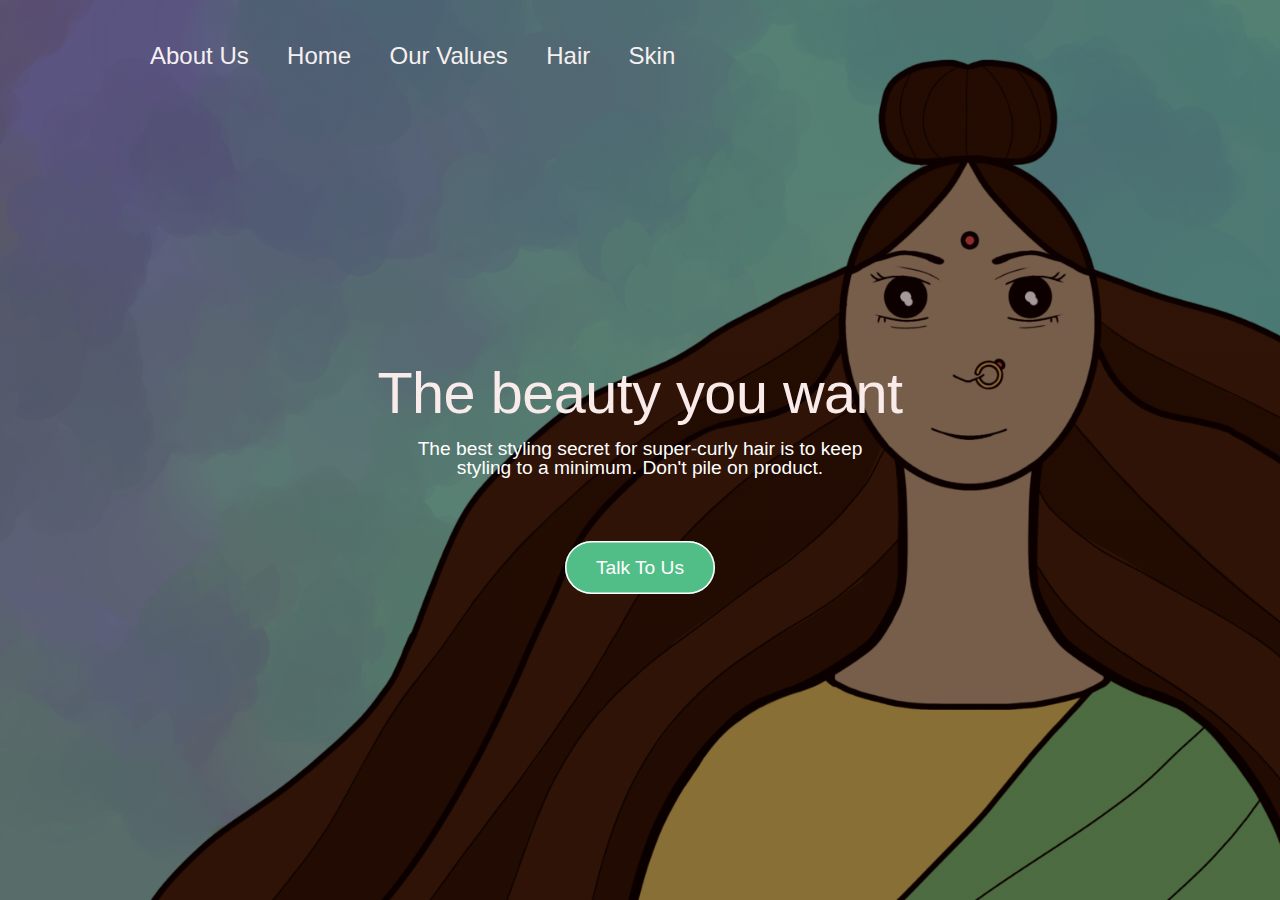
<file: index.html>
<!DOCTYPE html>
<html>
    <head>
        <meta charset="utf-8">
       
        <link rel="preconnect" href="https://fonts.googleapis.com">
<link rel="preconnect" href="https://fonts.gstatic.com" crossorigin>
<link href="https://fonts.googleapis.com/css2?family=Quicksand:wght@300;400;500&family=Source+Sans+Pro:wght@200;300&family=Spartan:wght@100;200;300;400;500&display=swap" rel="stylesheet">
<link rel="stylesheet" href="stylesheet.css">        
<meta http-equiv="X-UA-Compatible" content="ie=edge" />
        <meta name="viewport" content="width=device-width, initial-scale=1.0" />
        <meta name="description" content="We are selling organic natural products, right from our grandmothers backyard.">
        <title>René</title>
    </head>
   <body>

    
<section class="section-1">
        <div class="main">
            <header class="header"> 
                <nav class="main-nav">
                    <ul class="main-nav-list">
                        <li><a class="main-nav-link" href="about-us.html">About Us</a></li>
                        <li><a class="main-nav-link" href="index.html">Home</a></li>
                        <li><a class="main-nav-link" href="ourvalues.html">Our Values</a></li>
                        <li><a class="main-nav-link" href="hair.html">Hair</a></li>
                        <li><a class="main-nav-link" href="skin.html">Skin</a></li>
                    </ul>
                </nav>
            </header>
         <div class="slogan">
             <h1 class="main-head">The beauty you want</h1>
             <p class="motto"> The best styling secret for super-curly hair is to keep<br>
               styling to a minimum. Don't pile on product. 
             </p>
             <a class="action-but" href="mailto:reneofficial69@email.com">Talk To Us</a>
         </div>
        </div>
</section>
</body>
</html>
</file>
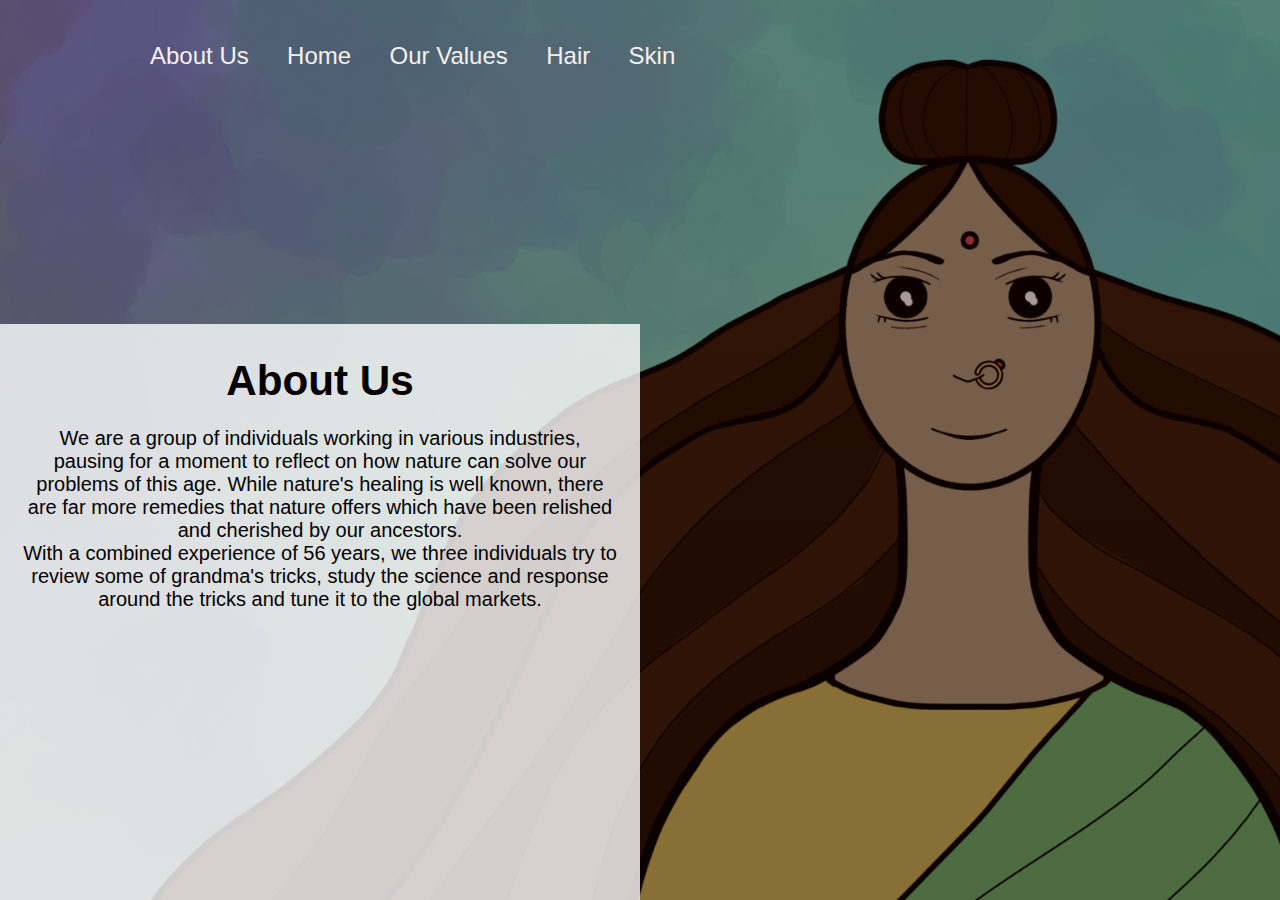
<file: about-us.html>
<!DOCTYPE html>
<html>
    <head>
        <meta charset="utf-8">
       
        <link rel="preconnect" href="https://fonts.googleapis.com">
<link rel="preconnect" href="https://fonts.gstatic.com" crossorigin>
<link href="https://fonts.googleapis.com/css2?family=Quicksand:wght@300;400;500&family=Source+Sans+Pro:wght@200;300&family=Spartan:wght@100;200;300;400;500&display=swap" rel="stylesheet">
<link rel="stylesheet" href="stylesheet.css">        
<meta http-equiv="X-UA-Compatible" content="ie=edge" />
        <meta name="viewport" content="width=device-width, initial-scale=1.0" />
        <meta name="description" content="We are selling organic natural products, right from our grandmothers backyard.">
        <title>René</title>
    </head>

   <body>
<section class="section-1">
    <div class="main">
        <header class="header"> 
            <nav class="main-nav">
                <ul class="main-nav-list">
                    <li><a class="main-nav-link" href="about-us.html">About Us</a></li>
                    <li><a class="main-nav-link" href="index.html">Home</a></li>
                    <li><a class="main-nav-link" href="ourvalues.html">Our Values</a></li>
                    <li><a class="main-nav-link" href="hair.html">Hair</a></li>
                    <li><a class="main-nav-link" href="skin.html">Skin</a></li>
                </ul>
            </nav>
        </header>
        <div style="background-color:#ffffffcd;width:50%;text-align:center;padding:2px;height:100%;">
   <h3 class="head-ing" style="color: rgb(5, 0, 0); padding-top: 30px;">About Us</h3>
        <p style="padding: 20px;">
            We are a group of individuals working in various industries, pausing for a moment to reflect on how nature can solve our problems of this age. While nature's healing is well known, there are far more remedies that nature offers which have been relished and cherished by our ancestors. <br>With a combined experience of 56 years, we three individuals try to review some of grandma's tricks, study the science and response around the tricks and tune it to the global markets.
        </p>
    </div>
    </div>
</main>
</body>
</file>
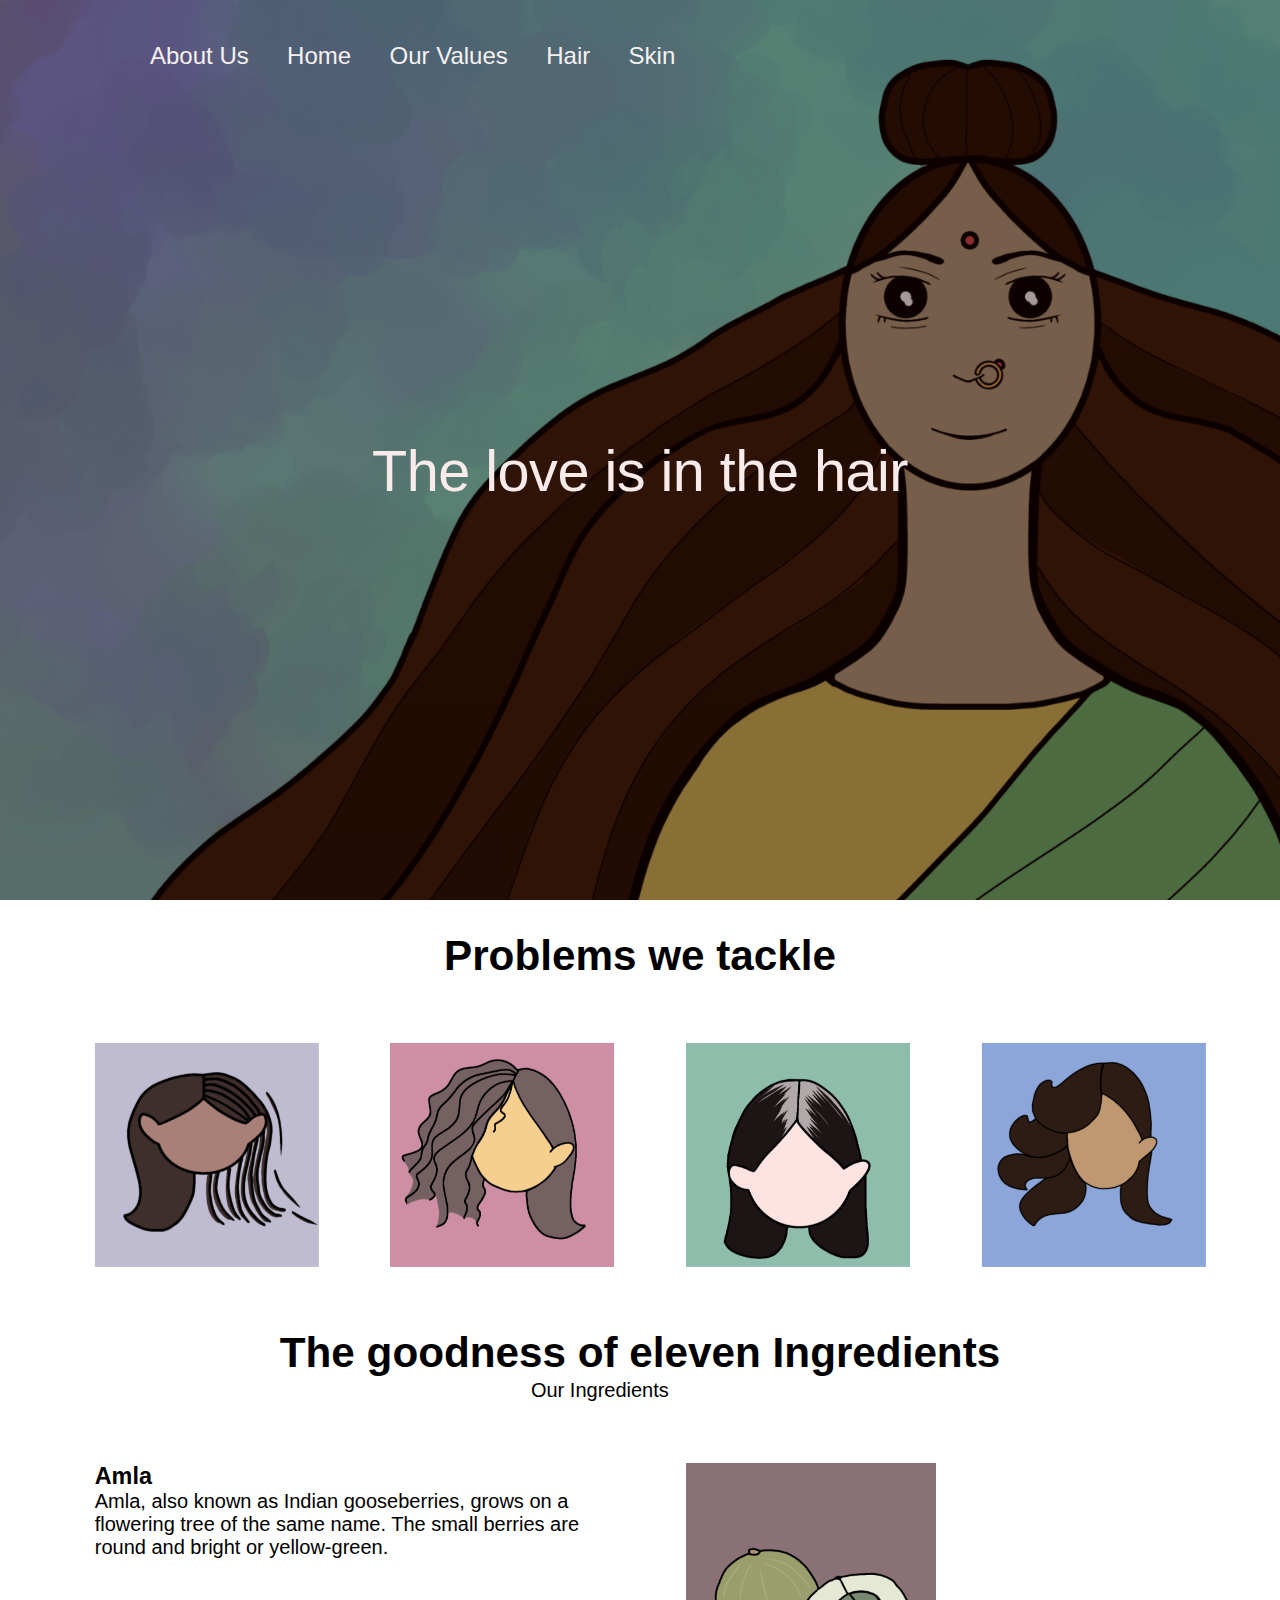
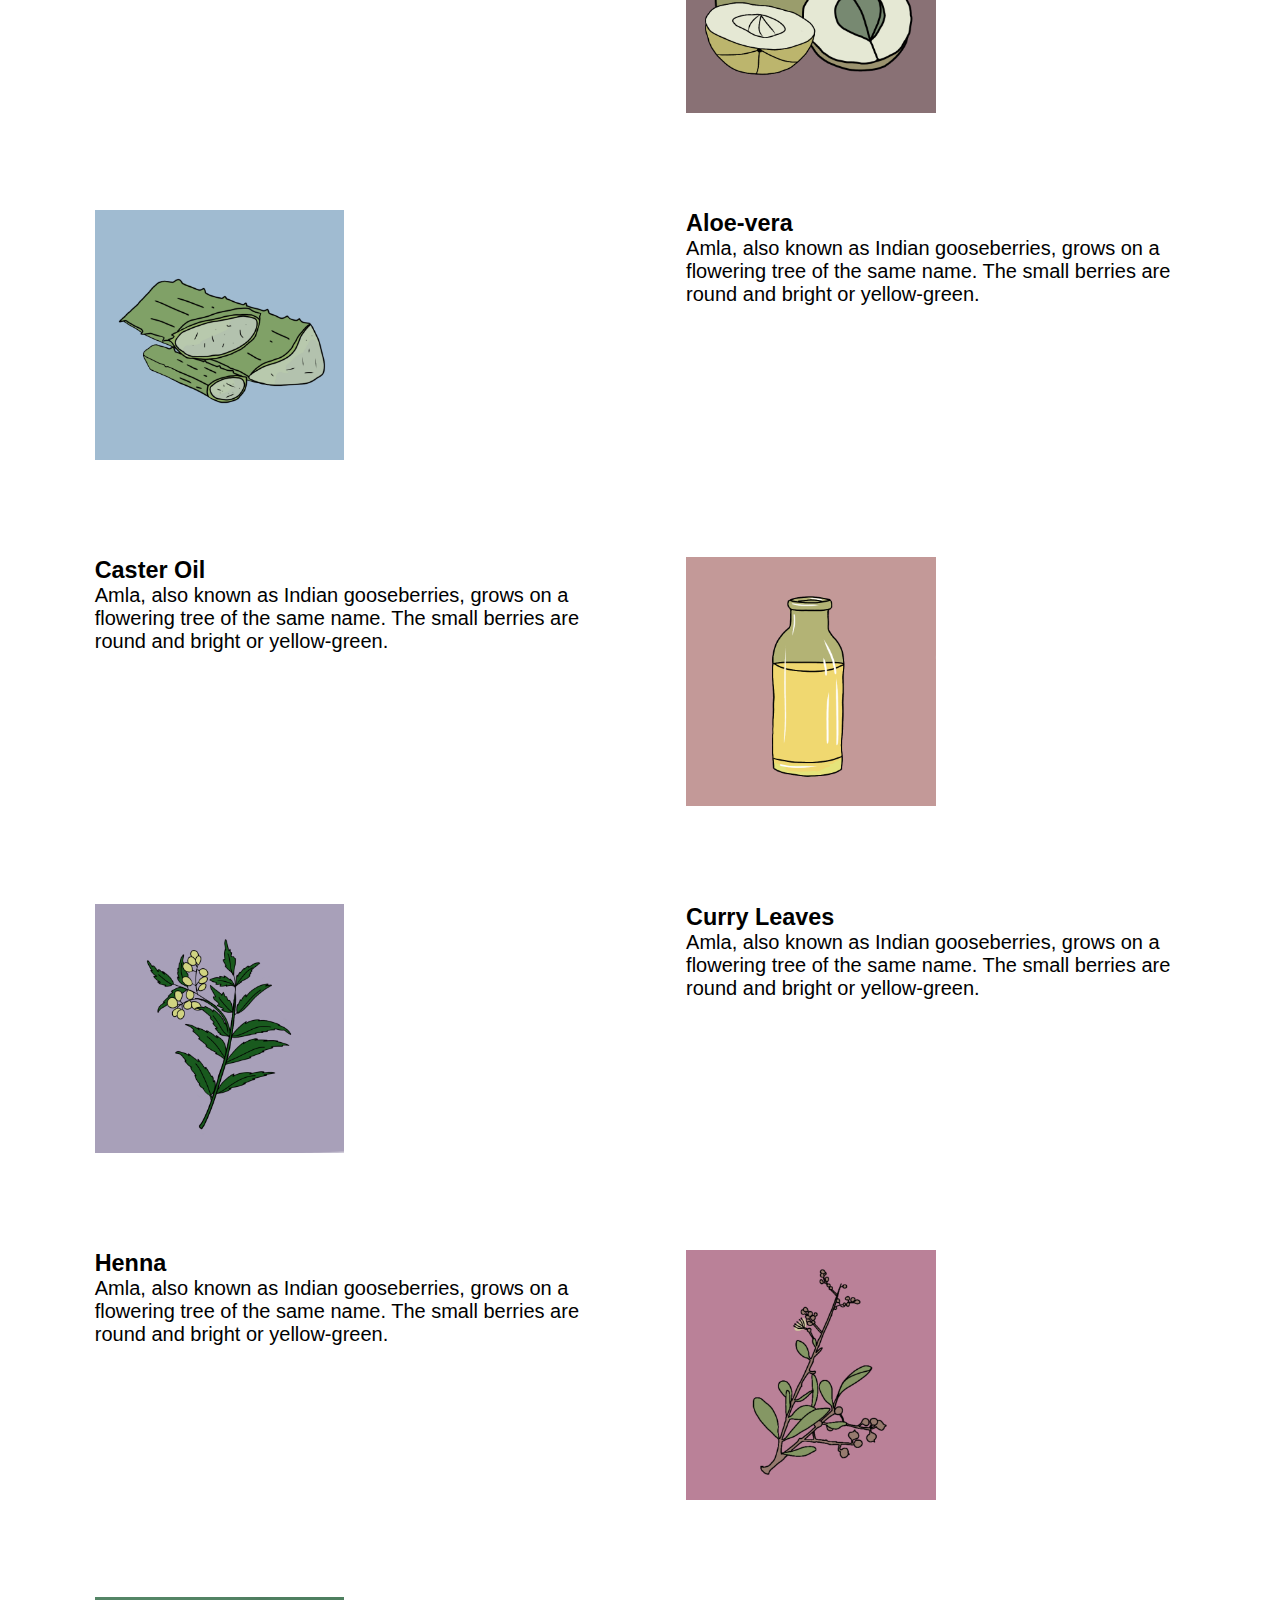
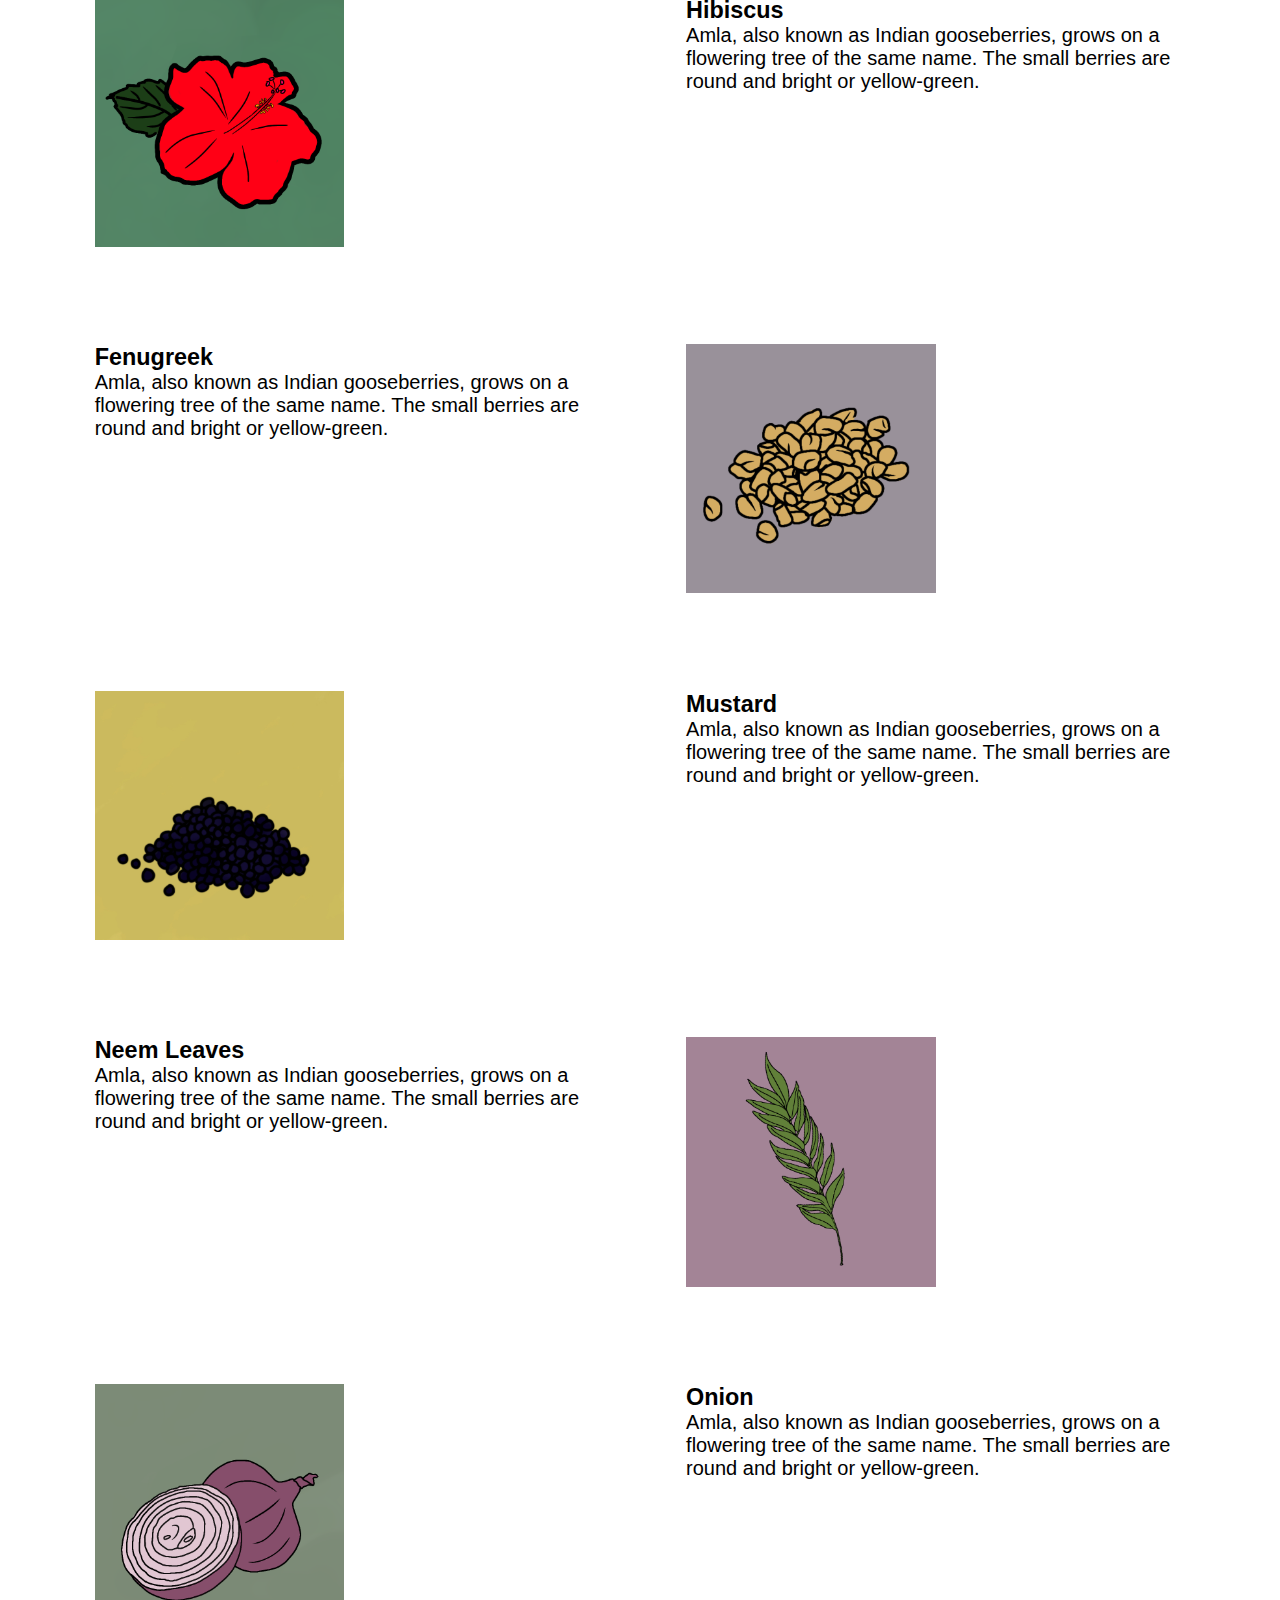
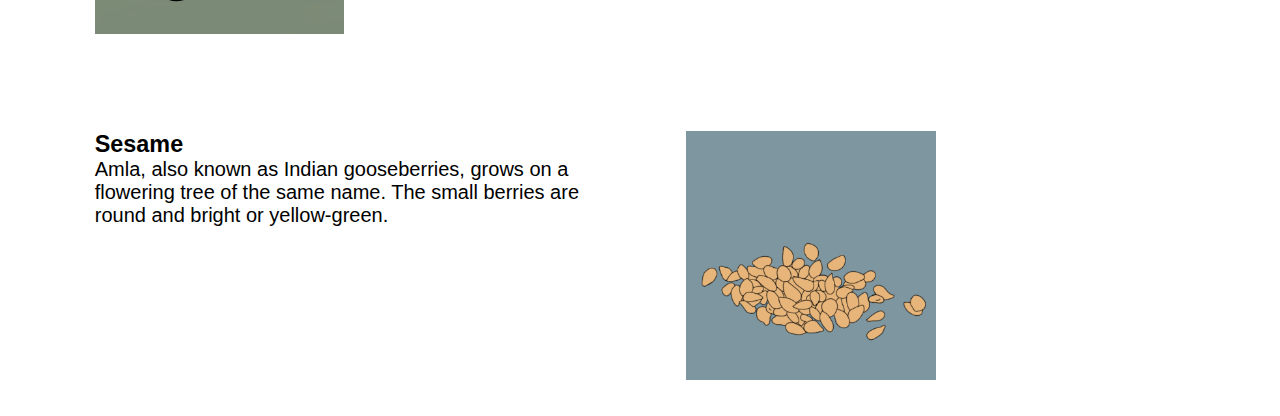
<file: hair.html>
<!DOCTYPE html>
<html>
    <head>
        <meta charset="utf-8">
       
        <link rel="preconnect" href="https://fonts.googleapis.com">
<link rel="preconnect" href="https://fonts.gstatic.com" crossorigin>
<link href="https://fonts.googleapis.com/css2?family=Quicksand:wght@300;400;500&family=Source+Sans+Pro:wght@200;300&family=Spartan:wght@100;200;300;400;500&display=swap" rel="stylesheet">
<link rel="stylesheet" href="stylesheet.css">        
<meta http-equiv="X-UA-Compatible" content="ie=edge" />
        <meta name="viewport" content="width=device-width, initial-scale=1.0" />
        <meta name="description" content="We are selling organic natural products, right from our grandmothers backyard.">
        <title>René</title>
    </head>

   <body>
<section class="section-1">
    <div class="main">
        <header class="header"> 
            <nav class="main-nav">
                <ul class="main-nav-list">
                    <li><a class="main-nav-link" href="about-us.html">About Us</a></li>
                    <li><a class="main-nav-link" href="index.html">Home</a></li>
                    <li><a class="main-nav-link" href="ourvalues.html">Our Values</a></li>
                    <li><a class="main-nav-link" href="hair.html">Hair</a></li>
                    <li><a class="main-nav-link" href="skin.html">Skin</a></li>
                </ul>
            </nav>
        </header>
     <div class="slogan">
         <h1 class="main-head">The love is in the hair</h1>
     </div> 
</section>

<section class="section-prod">
    <div class="container"><h3 class="head-ing">Problems we tackle</h3></div>
    <div class=" grid container grid--4--cols">
        <div class = "prob-class">
            <img src='hair-fall.png' class="prob-img" alt="hair-fall"/>
            <div class='middle'><p class="prob-para">
                Avoid hairstyles that pull on the hair.
                Avoid high-heat hair styling tools.
            </p></div>
        </div>
        <div class = "prob-class"> 
            <img src='frizz.png' class="prob-img" alt="frizzy-hair"/>
            <div class='middle'><p class="prob-para">
                Avoid hairstyles that pull on the hair.
                Avoid high-heat hair styling tools.
            </p></div>
        </div>
        <div class = "prob-class">
            <img src='greying.png' class="prob-img" alt="grey-hair"/>
            <div class='middle'><p class="prob-para">
                Avoid hairstyles that pull on the hair.
                Avoid high-heat hair styling tools.
            </p></div>
        </div>
        <div class = "prob-class">
            <img src='volume.png' class="prob-img" alt="hair-volume"/>
            <div class='middle'><p class="prob-para">
                Avoid hairstyles that pull on the hair.
                Avoid high-heat hair styling tools.
            </p></div>
        </div>
    </div>
</section>

<section clas="ingre">
    <div class="container">
        <h2 class="head-ing"> The goodness of eleven Ingredients</h2>
        <span class = "subheading">Our Ingredients</span>
    </div>
    <div class="container  grid grid--2--cols">
        <!-- ing 1 -->
        <div class="step-text-box">
            <h3 class="ing-desc">Amla</h3>
            <p class="img-desc">
                Amla, also known as Indian gooseberries, grows on a flowering tree of the same name.
                The small berries are round and bright or yellow-green.
            </p>
        </div>
        <div class="step-img-box">
            <img src="amla.png" class="step-img" alt="amla"/>
        </div>

        <!-- ing 2 -->
        <div class="step-img-box">
            <img src="aloe-vera.png" class="step-img" alt="aloe-vera"/>
        </div>
        <div class="step-text-box">
            <h3 class="ing-desc">Aloe-vera</h3>
            <p class="img-desc">
                Amla, also known as Indian gooseberries, grows on a flowering tree of the same name.
                The small berries are round and bright or yellow-green.
            </p>
        </div>
        <!-- ing 3 -->
        <div class="step-text-box">
            <h3 class="ing-desc">Caster Oil</h3>
            <p class="img-desc">
                Amla, also known as Indian gooseberries, grows on a flowering tree of the same name.
                The small berries are round and bright or yellow-green.
            </p>
        </div>
        <div class="step-img-box">
            <img src="caster-oil.png" class="step-img" alt="caster-oil"/>
        </div>
        
        <!-- ing 4 -->
        <div class="step-img-box">
            <img src="curry-leaf.png" class="step-img" alt="curry-leaf"/>
        </div>
        <div class="step-text-box">
            <h3 class="ing-desc">Curry Leaves</h3>
            <p class="img-desc">
                Amla, also known as Indian gooseberries, grows on a flowering tree of the same name.
                The small berries are round and bright or yellow-green.
            </p>
        </div>

        <!-- ing 5 -->
        <div class="step-text-box">
            <h3 class="ing-desc">Henna</h3>
            <p class="img-desc">
                Amla, also known as Indian gooseberries, grows on a flowering tree of the same name.
                The small berries are round and bright or yellow-green.
            </p>
        </div>

        <div class="step-img-box">
            <img src="henna.png" class="step-img" alt="henna-leaf"/>
        </div>

        <!-- ing 6 -->
        <div class="step-img-box">
            <img src="hibiscus-flower.png" class="step-img" alt="hibiscus-flower"/>
        </div>
        <div class="step-text-box">
            <h3 class="ing-desc">Hibiscus</h3>
            <p class="img-desc">
                Amla, also known as Indian gooseberries, grows on a flowering tree of the same name.
                The small berries are round and bright or yellow-green.
            </p>
        </div>

        <!-- ing 7 -->
        <div class="step-text-box">
            <h3 class="ing-desc">Fenugreek</h3>
            <p class="img-desc">
                Amla, also known as Indian gooseberries, grows on a flowering tree of the same name.
                The small berries are round and bright or yellow-green.
            </p>
        </div>

        <div class="step-img-box">
            <img src="methi-seeds.png" class="step-img" alt="methi-seeds"/>
        </div>

        <!-- ing 8 -->
        <div class="step-img-box">
            <img src="mustard.jpg" class="step-img" alt="mustard"/>
        </div>
        <div class="step-text-box">
            <h3 class="ing-desc">Mustard</h3>
            <p class="img-desc">
                Amla, also known as Indian gooseberries, grows on a flowering tree of the same name.
                The small berries are round and bright or yellow-green.
            </p>
        </div>

        <!-- ing 9 -->
        <div class="step-text-box">
            <h3 class="ing-desc">Neem Leaves</h3>
            <p class="img-desc">
                Amla, also known as Indian gooseberries, grows on a flowering tree of the same name.
                The small berries are round and bright or yellow-green.
            </p>
        </div>

        <div class="step-img-box">
            <img src="neem.png" class="step-img" alt="curry-leaf"/>
        </div>

         <!-- ing 10 -->
         <div class="step-img-box">
            <img src="onion.png" class="step-img" alt="onion"/>
        </div>
        <div class="step-text-box">
            <h3 class="ing-desc">Onion</h3>
            <p class="img-desc">
                Amla, also known as Indian gooseberries, grows on a flowering tree of the same name.
                The small berries are round and bright or yellow-green.
            </p>
        </div>

        <!-- ing 11 -->
        <div class="step-text-box">
            <h3 class="ing-desc">Sesame</h3>
            <p class="img-desc">
                Amla, also known as Indian gooseberries, grows on a flowering tree of the same name.
                The small berries are round and bright or yellow-green.
            </p>
        </div>

        <div class="step-img-box">
            <img src="sesme-seeds.jpg" class="step-img" alt="sesme-seeds"/>
        </div>
        
    </div>

</body>
</file>
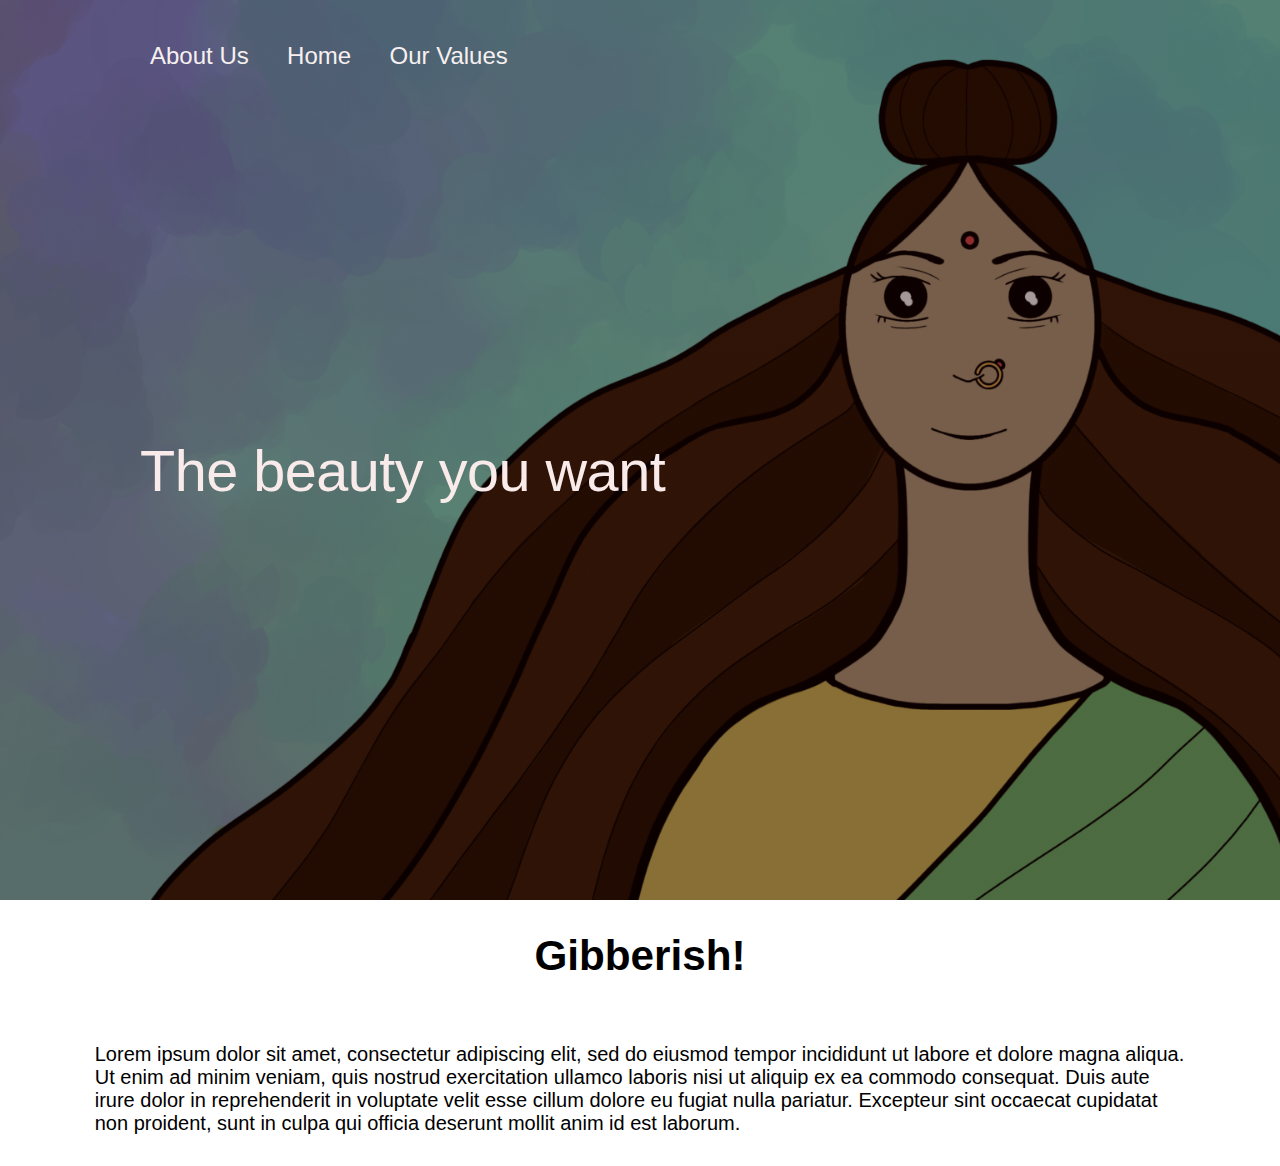
<file: ourvalues.html>
<!DOCTYPE html>
<html>
    <head>
        <meta charset="utf-8">
       
        <link rel="preconnect" href="https://fonts.googleapis.com">
<link rel="preconnect" href="https://fonts.gstatic.com" crossorigin>
<link href="https://fonts.googleapis.com/css2?family=Quicksand:wght@300;400;500&family=Source+Sans+Pro:wght@200;300&family=Spartan:wght@100;200;300;400;500&display=swap" rel="stylesheet">
<link rel="stylesheet" href="stylesheet.css">        
<meta http-equiv="X-UA-Compatible" content="ie=edge" />
        <meta name="viewport" content="width=device-width, initial-scale=1.0" />
        <meta name="description" content="We are selling organic natural products, right from our grandmothers backyard.">
        <title>René</title>
    </head>

   <body>
<main>
<section class="section-1">
    <div class="main">
        <header class="header"> 
            <nav class="main-nav">
                <ul class="main-nav-list">
                    <li><a class="main-nav-link" href="#">About Us</a></li>
                    <li><a class="main-nav-link" href="index.html">Home</a></li>
                    <li><a class="main-nav-link" href="ourvalues.html">Our Values</a></li>
                </ul>
            </nav>
        </header>
    <div class="slogan">
        <h1 class="value-head">The beauty you want</h1>
    </div>
</div>
</section>
<section class="section-prod">
    <div class="container"><h3 class="head-ing">Gibberish!</h3></div>
    <div class="container">
        <p>
            Lorem ipsum dolor sit amet, consectetur adipiscing elit, 
            sed do eiusmod tempor incididunt ut labore et dolore magna aliqua. 
            Ut enim ad minim veniam, quis nostrud exercitation ullamco laboris nisi ut aliquip ex ea commodo consequat.
            Duis aute irure dolor in reprehenderit in voluptate velit esse cillum dolore eu fugiat nulla pariatur. 
            Excepteur sint occaecat cupidatat non proident, sunt in culpa qui officia deserunt mollit anim id est laborum.
        </p>
    </div>
</section>
</main>
</body>
</file>
<file: stylesheet.css>
/* -Change the font,
design the hero Image(change the background)
change the button*/

* {
	margin: 0px;
	padding: 0px;
	box-sizing: border-box;
}

html {
    font-size: 60%;
}

body {
    font-family: "inter", sans-serif;
    font-weight: 200;
    color: black;
    font-size: 20px;
}

/*-----------------Fisrt section---------------*/
.main {
    width: 100%;
    display: grid;
    margin: 0 auto;
    background-image: linear-gradient(rgba(32, 1, 1, 0.4), rgba(27, 0, 0, 0.4)),url(background.png);
    height: 100vh;
    background-size: cover;
    background-position: center;
    position: relative;
    background-attachment: fixed;
    text-align: center;
}

.motto{
    font-size: 1.5vw;
    line-height: 100%;
    margin-bottom: 5%;
    font-weight: 100;
    text-align: center;
    color: rgb(255, 255, 255);
    margin-right: 0;
    margin-left: 0;
}
.main-head {
    font-size: 4.5vw;
    font-weight: 100;
    line-height: 105%;
    margin-bottom: 15px;
    letter-spacing: -0.5px;
    text-align: center;
    color: rgb(250, 235, 235);
}

.value-head {
    font-size: 4.5vw;
    font-weight: 100;
    line-height: 105%;
    margin-bottom: 15px;
    letter-spacing: -0.5px;
    text-align: left;
    margin-left: 140px;
    color: rgb(250, 235, 235);
}

.action-but:link, .action-but:visited {
    background-color: rgb(81, 190, 136);
    color: white;
    font-size: 2rem;
    padding: 1.6rem 3.2rem;
    border-radius: 110px;
    text-decoration: none;
    display: inline-block;
    box-shadow: inset 0 0 0 1.5px white;
    transition: background-color 500ms;
}

.action-but:hover, .action-but:active {
    background-color: rgb(49, 128, 82);
    color: white;
    font-size: 2rem;
    padding: 1.6rem 3.2rem;
    border-radius: 110px;
    text-decoration: none;
    display: inline-block;
}

.slogan{
    margin: 0;
}

/*-------------------header----------------------*/
.header {
    display: flex;
    justify-content: space-between;
    align-items: center;
    height: 6rem;
    padding: 10px 150px 10px 150px;
}

.main-nav-list {
    padding-top: 55px;
    list-style: none;
    display: flex;
    gap: 4rem;
    font-size: 15px;
}

.main-nav-link:link, .main-nav-link:visited {
    text-decoration: none;
    color: rgb(247, 240, 240);
    font-weight: 500;
    font-size: 160%;
    transition: all 500ms;
}

.main-nav-link:hover, .main-nav-link:active {
    text-decoration: none;
    color: rgb(255, 255, 255);
    font-weight: 500;
    font-size: 170%;
}

/*-----------------grid-reusables---------------*/

.grid {
    display: grid;
    gap: 9.6rem;
}

.grid--2--cols {
    grid-template-columns: repeat(2, 1fr);
}

.grid--3--cols {
    grid-template-columns: repeat(3,1fr);
}

.grid--4--cols {
    grid-template-columns: repeat(4,1fr);
}

.container {
    max-width: 120rem;
    margin: 0 auto;
    padding: 3.2rem;
}

/*---------------section-prob---------------*/
.section-prod {
    margin: 0;
}
.prob-class {
    position: relative;
    width: 100%;
    padding: 0;
    margin: 0;
}
.prob-img {
    width: 110%;
    height: auto;
    opacity: 1;
    display: block;
    transition: 0.5s ease;
    backface-visibility: hidden;
}

.middle {
    width: 110%;
    height: auto;
    transition: 0.5s ease;
    opacity: 0;
    position: absolute;
    top: 0;
    left: 0;
    bottom: 0;
    right: 0;
   transition: 0.5s ease;
   background-color: black;
}

.prob-class:hover .middle{
    opacity: 0.7;
}

.prob-para {
    color:white;
    font-size: 20px;
   position: absolute;
   top: 50%;
   left: 50%;
   -webkit-transform: translate(-50%, -50%);
   -ms-transform: translate(-50%,-50%);
   transform: translate(-50%,-50%);
   text-align: center;
}

/*----------section-ing--------------------*/
.subheading{
    text-align: center;
    padding-left: 40%;
    padding-top: 150%;
}
.ingre {
    padding: 9.6rem 0;
}

.step-img{
    width: 50%;
}

.head-ing {
    text-align: center;
    line-height: 1.2;
    font-size: 4.4rem;
}

/*----------section-prod-det-------------------*/

.product {
        max-width: 120rem;
        margin: 0 auto;
        padding: 3.2rem;
}

.val-img {
    width: 150%;
    height: 100%;
    display: block;
    padding: 3.2rem;
}
</file>
